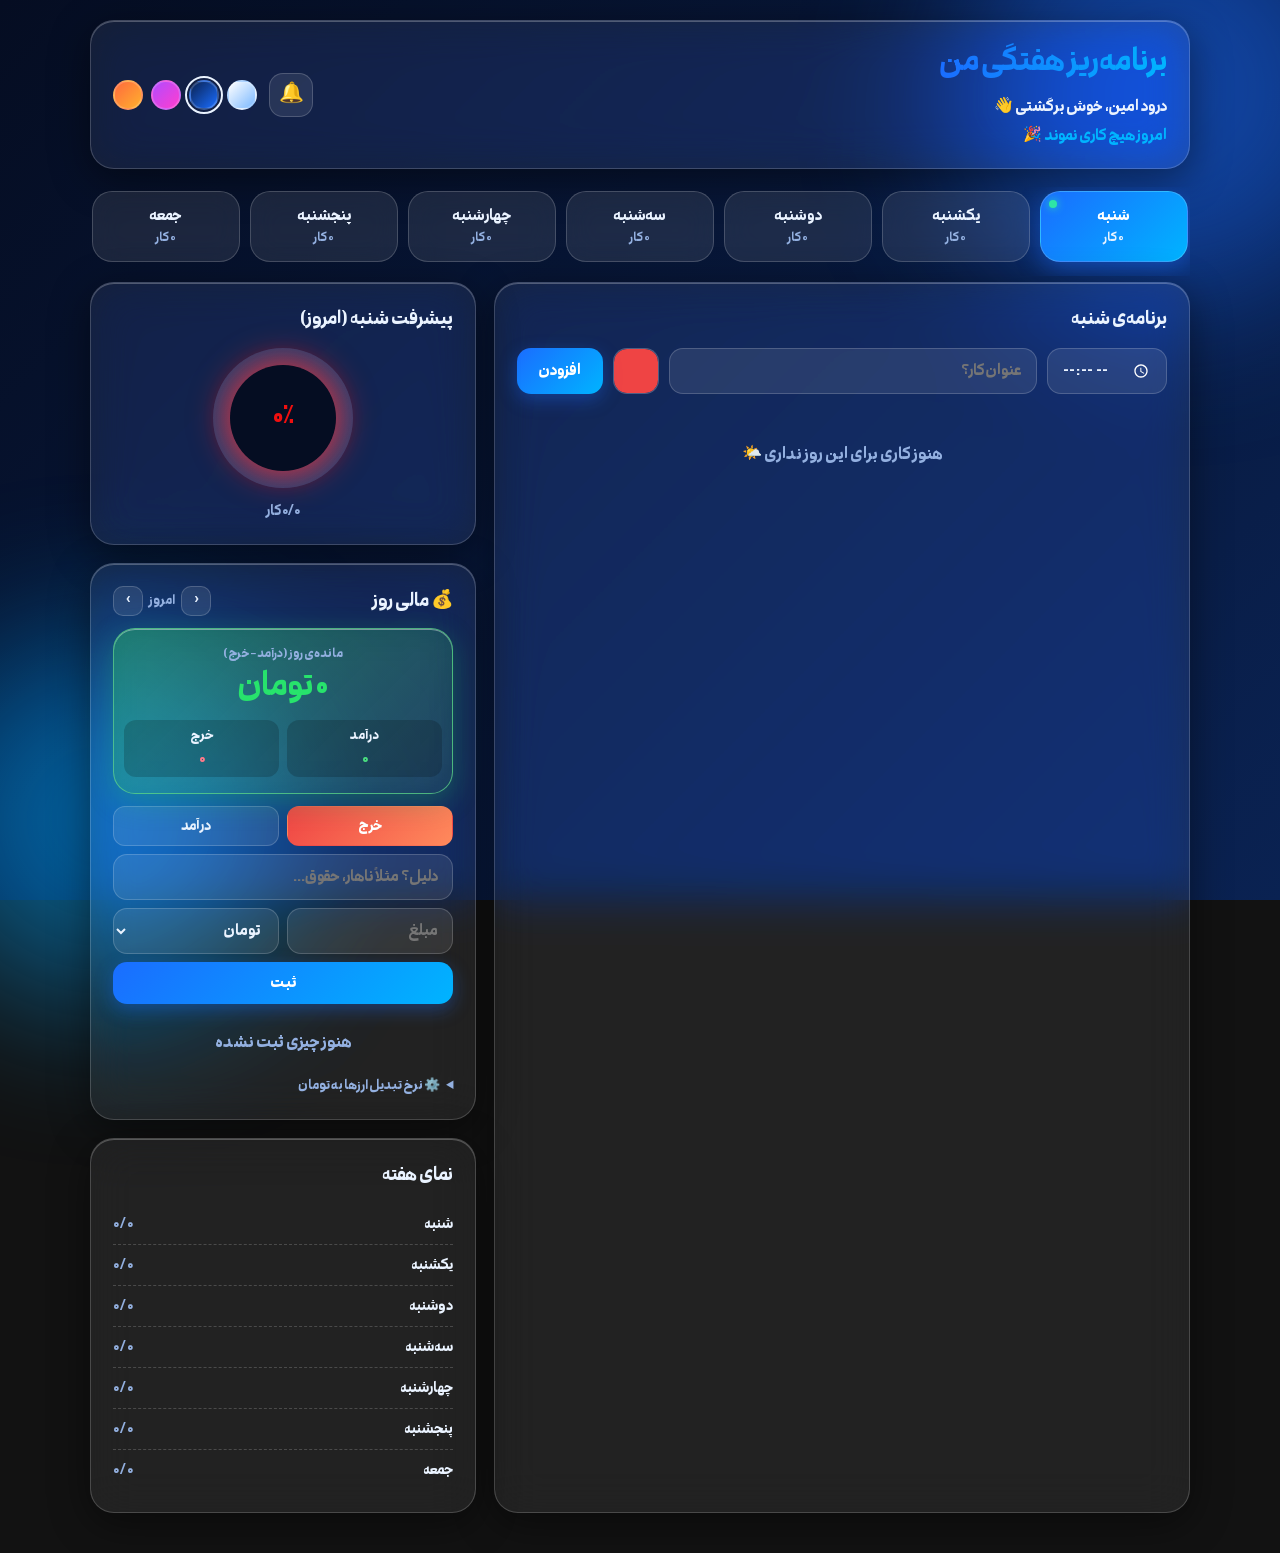
<file: index.html>
<!DOCTYPE html>
<html lang="fa" dir="rtl" data-theme="dark">
<head>
<meta charset="utf-8">
<link rel="manifest" href="manifest.json">
<meta name="theme-color" content="#050d22">
<meta name="mobile-web-app-capable" content="yes">
<meta name="viewport" content="width=device-width, initial-scale=1, viewport-fit=cover">
<title>برنامه‌ریز شخصی</title>
<link rel="stylesheet" href="style.css">
</head>
<body>
<div class="blob b1"></div><div class="blob b2"></div>
<div class="wrap">
  <header class="glass">
    <div><h1>برنامه‌ریز هفتگی من</h1><div class="sub" id="sub"></div></div>
    <div class="hr"><button class="icon-btn" id="bell" title="هشدار">🔔</button><div id="themes"></div></div>
  </header>

  <div id="home">
    <div class="days" id="days"></div>
    <div class="grid">
      <section class="glass panel">
        <h2 id="dayTitle"></h2>
        <form id="f">
          <input type="time" name="time" required>
          <input type="text" name="t" placeholder="عنوان کار؟" maxlength="120" required>
          <input type="color" name="c" title="رنگ کار">
          <button class="btn">افزودن</button>
        </form>
        <div id="list"></div>
      </section>
      <aside class="side">
        <div class="glass panel">
          <h2 id="ptitle">پیشرفت امروز</h2>
          <div class="ring" id="ring" style="--p:0"><span id="pct">۰٪</span></div>
          <div class="rsub" id="rsub">۰/۰ کار</div>
        </div>
        <div class="glass panel" id="money">
          <div class="mh"><h2>💰 مالی روز</h2><div class="mnav"><button id="mprev" type="button">›</button><span id="mdate"></span><button id="mnext" type="button">‹</button></div></div>
          <div class="mbig" id="mbig"><small>مانده‌ی روز (درآمد − خرج)</small><div class="n" id="mnet">۰ تومان</div>
            <div class="msub"><div>درآمد<b class="gi" id="minc">۰</b></div><div>خرج<b class="ex" id="mexp">۰</b></div></div></div>
          <form id="mf" autocomplete="off">
            <div class="mtype" id="mt"><button type="button" class="mt e on" data-k="e">خرج</button><button type="button" class="mt i" data-k="i">درآمد</button></div>
            <input name="r" placeholder="دلیل؟ مثلاً ناهار، حقوق..." maxlength="80" required>
            <input name="a" inputmode="decimal" placeholder="مبلغ" required>
            <select name="c" id="mc"></select>
            <button class="btn">ثبت</button>
          </form>
          <div class="mcur" id="mcur"></div>
          <div id="mlist"></div>
          <details class="rates"><summary>⚙️ نرخ تبدیل ارزها به تومان</summary><div id="rates"></div></details>
        </div>
        <div class="glass panel">
          <h2>نمای هفته</h2>
          <div id="week"></div>
        </div>
      </aside>
    </div>
  </div>

  <div id="detail" class="glass panel">
    <div class="dhead"><button class="btn ghost" id="back">→ بازگشت</button><span class="sub" id="dday" style="margin:0"></span></div>
    <div class="dgrid">
      <div><label>عنوان</label><input id="dt" maxlength="120"></div>
      <div class="r2">
        <div><label>ساعت</label><input type="time" id="dtime"></div>
        <div></div>
        <div><label>رنگ</label><input type="color" id="dc"></div>
      </div>
      <div><label>توضیحات</label><textarea id="dd" placeholder="جزئیات این کار رو اینجا بنویس..."></textarea></div>
      <div class="dbtns"><button class="btn ghost" id="dal"></button><button class="btn ghost" id="dphone">📱 ساخت آلارم در ساعت گوشی</button></div>
      <div class="dbtns"><button class="btn" id="ddone"></button><button class="btn red" id="ddel">حذف کار</button></div>
    </div>
  </div>
</div>

<div id="alm"><div class="glass panel"><div class="big">⏰</div><h2 id="alt" style="margin:12px 0 4px"></h2><p class="sub" style="margin:0 0 16px">وقتشه!</p><div class="dbtns"><button class="btn" id="astop">خاموش</button><button class="btn ghost" id="asn">۵ دقیقه دیگه</button></div></div></div>
<script src="app.js"></script>
</body>
</html>
</file>
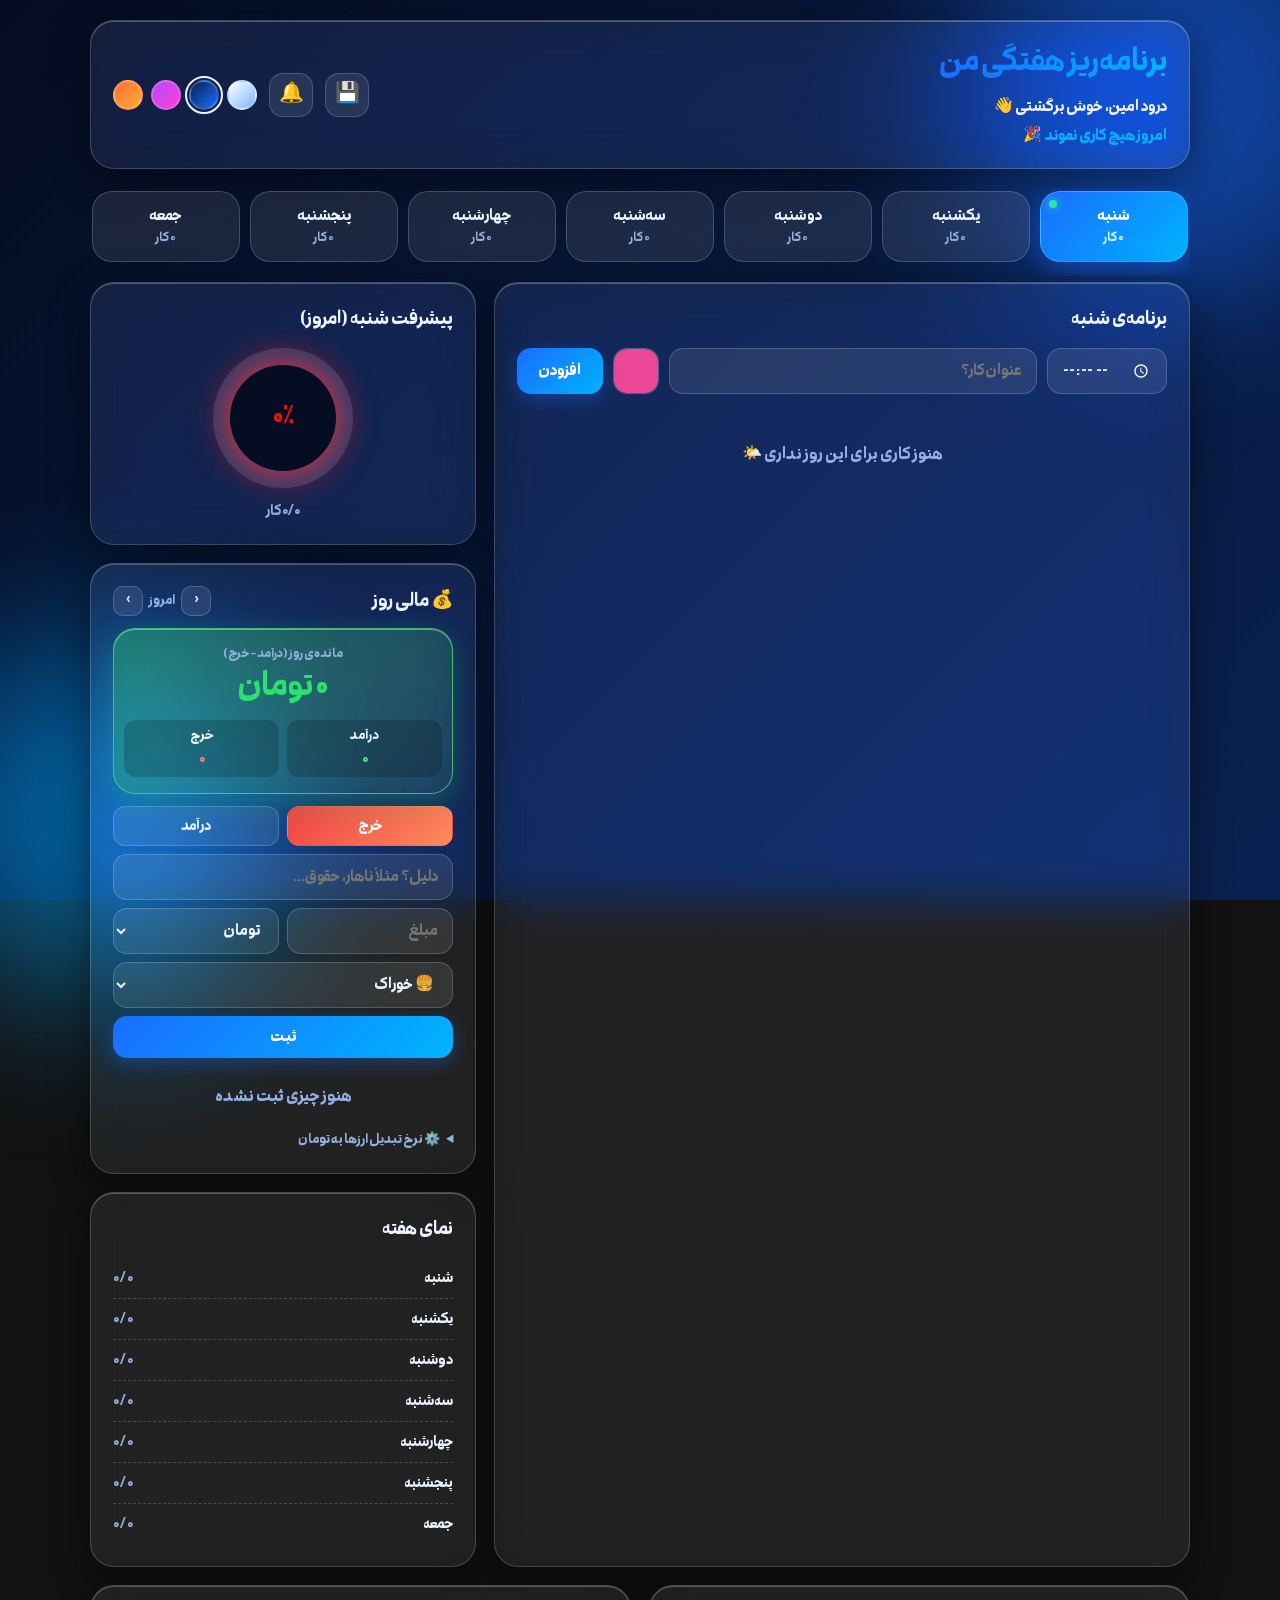
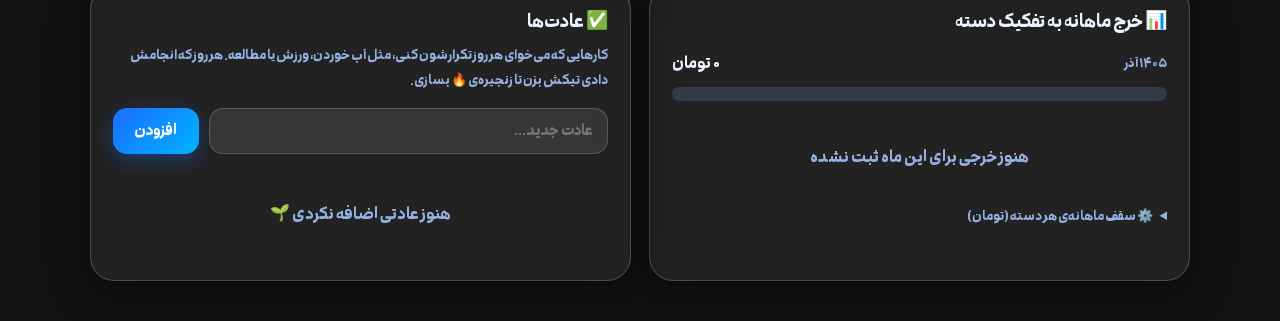
<file: planner.html>
<!DOCTYPE html>
<html lang="fa" dir="rtl" data-theme="dark">
<head>
<meta charset="utf-8">
<link rel="manifest" href="manifest.json">
<meta name="theme-color" content="#050d22">
<meta name="mobile-web-app-capable" content="yes">
<meta name="viewport" content="width=device-width, initial-scale=1, viewport-fit=cover">
<title>برنامه‌ریز شخصی</title>
<style>
@font-face{font-family:'MCA';src:url([data-uri]) format('truetype');font-weight:100 900;font-display:swap}
:root{color-scheme:light;box-sizing:border-box;padding-top:env(safe-area-inset-top,0px);padding-bottom:env(safe-area-inset-bottom,0px);
--bg1:#eaf3ff;--bg2:#cfe3ff;--blob1:#4f9cff;--blob2:#8cc4ff;--text:#0b2a5b;--muted:#5a76a3;--accent:#1a6dff;--accent2:#00b4ff;
--glass:rgba(255,255,255,.55);--glass-b:rgba(255,255,255,.85);--shadow:0 10px 40px rgba(26,109,255,.18);--chip:rgba(255,255,255,.6)}
:root[data-theme="dark"]{color-scheme:dark;--bg1:#050d22;--bg2:#0a2252;--blob1:#1a6dff;--blob2:#00a6ff;--text:#eaf3ff;--muted:#93b0e0;--glass:rgba(255,255,255,.07);--glass-b:rgba(255,255,255,.18);--shadow:0 10px 40px rgba(0,0,0,.45);--chip:rgba(255,255,255,.09)}
:root[data-theme="neon"]{color-scheme:dark;--bg1:#0b0618;--bg2:#1f0a45;--blob1:#a22bff;--blob2:#ff2bd6;--text:#f6ecff;--muted:#bda2ee;--accent:#b24bff;--accent2:#ff3dcf;--glass:rgba(255,255,255,.06);--glass-b:rgba(205,140,255,.3);--shadow:0 10px 44px rgba(160,50,255,.38);--chip:rgba(255,255,255,.08)}
:root[data-theme="sunset"]{color-scheme:dark;--bg1:#1f0a1d;--bg2:#4d1431;--blob1:#ff6a3d;--blob2:#ff2d75;--text:#fff1ea;--muted:#f1b5a3;--accent:#ff6a3d;--accent2:#ffb02e;--glass:rgba(255,255,255,.07);--glass-b:rgba(255,190,150,.28);--shadow:0 10px 44px rgba(255,80,40,.32);--chip:rgba(255,255,255,.09)}
.side{display:flex;flex-direction:column;gap:18px}
.mh{display:flex;align-items:center;justify-content:space-between;margin-bottom:12px;gap:8px}.mh h2{margin:0!important}
.mnav{display:flex;align-items:center;gap:6px;font-size:13px;color:var(--muted)}
.mnav button{direction:ltr;unicode-bidi:isolate;width:30px;height:30px;border-radius:10px;border:1px solid var(--glass-b);background:var(--chip);color:var(--text);cursor:pointer;font-size:16px}
.mbig{--mc:#22c55e;text-align:center;padding:16px 10px;border-radius:22px;margin-bottom:12px;position:relative;overflow:hidden;
background:linear-gradient(135deg,color-mix(in srgb,var(--mc) 42%,transparent),color-mix(in srgb,var(--mc) 10%,transparent));
backdrop-filter:blur(18px) saturate(180%);-webkit-backdrop-filter:blur(18px) saturate(180%);border:1px solid color-mix(in srgb,var(--mc) 55%,white 20%);
box-shadow:0 8px 28px color-mix(in srgb,var(--mc) 32%,transparent),inset 0 1px 0 rgba(255,255,255,.4)}
.mbig small{display:block;color:var(--muted);font-size:12px}
.mbig .n{font-size:clamp(24px,6vw,32px);line-height:1.5;color:var(--mc);direction:rtl;filter:brightness(1.15)}
.msub{display:flex;gap:8px;margin-top:8px;font-size:13px}.msub div{flex:1;padding:6px;border-radius:12px;background:rgba(0,0,0,.18)}
.msub b{display:block;font-size:15px}.gi{color:#4ade80}.ex{color:#ff7a8a}
.mtype{grid-column:1/-1;display:flex;gap:8px}
.mt{flex:1;height:40px;border-radius:12px;border:1px solid var(--glass-b);background:var(--chip);color:var(--text);cursor:pointer;font-size:14px;transition:.2s}
.mt.on.e{background:linear-gradient(135deg,#ef4444,#ff8a5c);color:#fff;border-color:transparent}
.mt.on.i{background:linear-gradient(135deg,#16a34a,#4ade80);color:#fff;border-color:transparent}
#mf{display:grid;grid-template-columns:minmax(0,1fr) minmax(0,1fr);gap:8px;margin-bottom:12px}
#mf input[name=r],#mf .btn{grid-column:1/-1}#mf .btn{height:42px}
.mi{display:flex;align-items:center;gap:8px;padding:9px 12px;border-radius:14px;background:var(--chip);border:1px solid var(--glass-b);border-right:4px solid var(--ic,#999);margin-bottom:8px;font-size:14px}
.mi .r{flex:1;word-break:break-word}.mi .a{white-space:nowrap}
.mcur{font-size:12px;color:var(--muted);line-height:2;margin:4px 0 8px}
details.rates{margin-top:6px;font-size:13px;color:var(--muted)}details.rates summary{cursor:pointer}
.rr{display:flex;align-items:center;gap:8px;margin-top:8px}.rr span{white-space:nowrap;min-width:110px}.rr input{height:38px;font-size:14px}
.rsub{text-align:center;font-size:14px;color:var(--muted);margin-top:-2px}
#mf select[name=g]{grid-column:1/-1}
.grid.g2{grid-template-columns:1fr 1fr}
.bstack{display:flex;height:14px;border-radius:10px;overflow:hidden;background:rgba(120,160,220,.2);margin-bottom:14px}.bstack i{display:block;height:100%;transition:width .6s}
.br{margin-bottom:12px}.bt{display:flex;justify-content:space-between;font-size:14px;margin-bottom:5px;gap:8px}
.bbar{height:10px;border-radius:8px;background:rgba(120,160,220,.2);overflow:hidden}.bbar i{display:block;height:100%;border-radius:8px;transition:width .6s,background .6s}
.hb{padding:12px 14px;border-radius:18px;background:var(--chip);border:1px solid var(--glass-b);margin-bottom:10px}
.ht{display:flex;align-items:center;gap:8px;margin-bottom:10px}.hn{flex:1;font-size:15px;word-break:break-word}.hs{font-size:12px;color:var(--muted);white-space:nowrap}
.hd{display:flex;justify-content:space-between;gap:4px}
.hc{width:34px;height:34px;border-radius:50%;border:2px solid var(--glass-b);background:var(--chip);color:var(--muted);cursor:pointer;font-size:13px;transition:.2s}
.hc.on{background:linear-gradient(135deg,#16a34a,#4ade80);color:#fff;border-color:transparent;box-shadow:0 0 12px rgba(74,222,128,.55)}
.hc.td{outline:2px solid var(--accent);outline-offset:2px}.hc:disabled{opacity:.35;cursor:default}
@media(max-width:800px){.grid.g2{grid-template-columns:minmax(0,1fr)}}
header{flex-wrap:wrap}.hr{display:flex;align-items:center;gap:12px}
#themes{display:flex;gap:8px}.tdot{width:30px;height:30px;border-radius:50%;border:2px solid var(--glass-b);cursor:pointer;padding:0;transition:.2s}
.tdot:hover{transform:scale(1.12)}.tdot.on{outline:2px solid var(--text);outline-offset:2px}
#alm,#bkm{display:none;position:fixed;inset:0;z-index:100;align-items:center;justify-content:center;background:rgba(0,0,0,.6);backdrop-filter:blur(8px);-webkit-backdrop-filter:blur(8px);padding:20px;text-align:center}
#alm .panel,#bkm .panel{max-width:360px;width:100%}#bkm{text-align:right}#bkm .panel{max-width:460px}#alm .big{font-size:56px;display:inline-block;animation:shk .6s infinite}
@keyframes shk{25%{transform:rotate(-14deg)}75%{transform:rotate(14deg)}}
@media(max-width:800px){.tdot{width:26px;height:26px}.hr{gap:8px}.icon-btn{width:40px;height:40px}}
html{scroll-padding-top:env(safe-area-inset-top,0px)}
*{box-sizing:border-box;margin:0;font-family:'MCA',Tahoma,'Segoe UI',sans-serif;-webkit-tap-highlight-color:transparent}
body{min-height:100vh;color:var(--text);background:linear-gradient(135deg,var(--bg1),var(--bg2));background-attachment:fixed;overflow-x:hidden;padding:20px 16px 40px;transition:background .4s}
.blob{position:fixed;border-radius:50%;filter:blur(80px);opacity:.5;z-index:-1;animation:fl 14s ease-in-out infinite alternate}
.b1{width:420px;height:420px;background:var(--blob1);top:-120px;right:-100px}
.b2{width:360px;height:360px;background:var(--blob2);bottom:-100px;left:-80px;animation-delay:-6s}
@keyframes fl{to{transform:translate(40px,50px) scale(1.15)}}
.wrap{max-width:1100px;margin:auto}
.glass{background:var(--glass);backdrop-filter:blur(22px) saturate(160%);-webkit-backdrop-filter:blur(22px) saturate(160%);border:1px solid var(--glass-b);border-radius:24px;box-shadow:var(--shadow),inset 0 1px 0 rgba(255,255,255,.25)}
header{display:flex;align-items:center;justify-content:space-between;gap:12px;padding:18px 22px;margin-bottom:18px}
h1{font-size:clamp(20px,4vw,30px);background:linear-gradient(90deg,var(--accent),var(--accent2));-webkit-background-clip:text;background-clip:text;color:transparent}
.sub{color:var(--muted);font-size:13px;margin-top:6px;transition:opacity .6s,transform .6s}
.sub.hide{opacity:0;transform:translateY(-6px)}
.sub.hello{color:var(--text);font-size:15px;line-height:1.9}
.sub.hello em{font-style:normal;color:var(--accent2)}
.icon-btn{width:44px;height:44px;border-radius:14px;border:1px solid var(--glass-b);background:var(--chip);color:var(--text);font-size:20px;cursor:pointer;transition:.2s}
.icon-btn:hover{transform:translateY(-2px)}
.days{display:flex;gap:10px;overflow-x:auto;padding:4px 2px 14px;scrollbar-width:none;margin-bottom:6px;width:100%;max-width:100%;min-width:0;-webkit-overflow-scrolling:touch;overscroll-behavior-x:contain;touch-action:pan-x pan-y;cursor:grab}
#home{min-width:0;width:100%}.grid>*{min-width:0}
.days::-webkit-scrollbar{display:none}
.day{flex:1 0 96px;padding:12px 8px;text-align:center;cursor:pointer;border-radius:20px;border:1px solid var(--glass-b);background:var(--chip);backdrop-filter:blur(14px);-webkit-backdrop-filter:blur(14px);color:var(--text);transition:.25s;position:relative}
.day:hover{transform:translateY(-3px)}
.day b{display:block;font-size:15px}.day small{color:var(--muted);font-size:12px}
.day.active{background:linear-gradient(135deg,var(--accent),var(--accent2));color:#fff;box-shadow:0 8px 24px color-mix(in srgb,var(--accent) 45%,transparent)}
.day.active small{color:#e6f2ff}
.day.today::after{content:'';position:absolute;top:8px;left:8px;width:8px;height:8px;border-radius:50%;background:#2ee6a6;box-shadow:0 0 8px #2ee6a6}
.grid{display:grid;grid-template-columns:1.8fr 1fr;gap:18px}
.panel{padding:22px}
.panel h2{font-size:18px;margin-bottom:14px}
form{display:grid;grid-template-columns:120px 1fr 46px auto;gap:10px;margin-bottom:18px}
input,select,textarea{height:46px;border-radius:14px;border:1px solid var(--glass-b);background:var(--chip);color:var(--text);padding:0 14px;font-size:15px;outline:none;min-width:0;width:100%}
textarea{height:auto;min-height:160px;padding:12px 14px;resize:vertical;line-height:2}
input:focus,textarea:focus{border-color:var(--accent);box-shadow:0 0 0 3px rgba(26,109,255,.25)}
input[type=color]{padding:0;width:46px;cursor:pointer;overflow:hidden;border-radius:14px}
input[type=color]::-webkit-color-swatch-wrapper{padding:0}
input[type=color]::-webkit-color-swatch{border:0;border-radius:13px}
input[type=color]::-moz-color-swatch{border:0;border-radius:13px}
.btn{height:46px;padding:0 22px;border:0;border-radius:14px;background:linear-gradient(135deg,var(--accent),var(--accent2));color:#fff;font-size:15px;cursor:pointer;box-shadow:0 6px 18px rgba(26,109,255,.35);transition:.2s}
.btn:hover{transform:translateY(-2px)}
.btn.ghost{background:var(--chip);color:var(--text);border:1px solid var(--glass-b);box-shadow:none}
.btn.red{background:linear-gradient(135deg,#ff4d6a,#ff8a5c)}
.task{--c:#1a6dff;position:relative;display:flex;align-items:center;gap:12px;padding:14px 16px;border-radius:20px;margin-bottom:12px;cursor:pointer;overflow:hidden;
background:linear-gradient(135deg,color-mix(in srgb,var(--c) 55%,transparent),color-mix(in srgb,var(--c) 14%,transparent));
backdrop-filter:blur(18px) saturate(180%);-webkit-backdrop-filter:blur(18px) saturate(180%);
border:1px solid color-mix(in srgb,var(--c) 60%,white 25%);
box-shadow:0 8px 28px color-mix(in srgb,var(--c) 38%,transparent),inset 0 1px 0 rgba(255,255,255,.45),inset 0 -12px 24px color-mix(in srgb,var(--c) 20%,transparent);
animation:in .3s;transition:transform .2s}
.task::before{content:'';position:absolute;inset:0 0 50% 0;background:linear-gradient(180deg,rgba(255,255,255,.22),transparent);pointer-events:none}
.task:hover{transform:translateY(-3px) scale(1.01)}
@keyframes in{from{opacity:0;transform:translateY(8px)}}
.time{font-size:15px;font-weight:700;color:#fff;background:rgba(0,0,0,.28);padding:6px 12px;border-radius:12px;white-space:nowrap;position:relative;direction:ltr;letter-spacing:.5px}
.task .t{flex:1;word-break:break-word;position:relative;font-size:16px;color:#fff;text-shadow:0 1px 6px rgba(0,0,0,.35)}
:root[data-theme="light"] .task .t,:root[data-theme="light"] .task .time{text-shadow:0 1px 6px rgba(0,0,0,.35)}
.task.done{opacity:.55}.task.done .t{text-decoration:line-through}
.chk{width:26px;height:26px;border-radius:9px;border:2px solid #fff;background:rgba(255,255,255,.15);cursor:pointer;color:#fff;font-size:14px;flex:none;position:relative}
.done .chk{background:#fff;color:#111}
.note{position:relative;font-size:15px}
.del{background:none;border:0;color:#fff;font-size:18px;cursor:pointer;position:relative;opacity:.85}
.empty{text-align:center;color:var(--muted);padding:30px 0}
.ring{--rc:#ef4444;width:140px;height:140px;margin:6px auto 14px;border-radius:50%;display:grid;place-items:center;background:conic-gradient(var(--rc) calc(var(--p)*1%),rgba(120,160,220,.22) 0);filter:drop-shadow(0 0 14px var(--rc))}
.ring span{width:106px;height:106px;border-radius:50%;display:grid;place-items:center;font-size:26px;background:var(--bg1);color:var(--rc)}
.week{display:flex;justify-content:space-between;padding:9px 0;border-bottom:1px dashed var(--glass-b);font-size:14px}
.week:last-child{border:0}.week i{font-style:normal;color:var(--muted)}
#detail{display:none;max-width:720px;margin:auto}
.dgrid{display:grid;gap:14px}
.dgrid .r2{display:grid;grid-template-columns:minmax(0,1fr) 60px;gap:10px}.dgrid .r2>div:nth-child(2){display:none}
.dbtns{display:flex;gap:10px;flex-wrap:wrap}.dbtns .btn{flex:1;min-width:120px}
.dhead{display:flex;align-items:center;justify-content:space-between;margin-bottom:16px;gap:10px}
label{font-size:13px;color:var(--muted);display:block;margin-bottom:6px}
@media(max-width:800px){.grid{grid-template-columns:minmax(0,1fr)}form{grid-template-columns:minmax(0,1fr) 46px;grid-template-areas:"tm c" "t t" "b b"}form input[name=time]{grid-area:tm}form input[name=t]{grid-area:t}form input[name=c]{grid-area:c}form .btn{grid-area:b}.panel{padding:16px}header{padding:14px 16px}.day{flex:0 0 84px}}
</style>
</head>
<body>
<div class="blob b1"></div><div class="blob b2"></div>
<div class="wrap">
  <header class="glass">
    <div><h1>برنامه‌ریز هفتگی من</h1><div class="sub" id="sub"></div></div>
    <div class="hr"><button class="icon-btn" id="bk" title="پشتیبان‌گیری">💾</button><button class="icon-btn" id="bell" title="هشدار">🔔</button><div id="themes"></div></div>
  </header>

  <div id="home">
    <div class="days" id="days"></div>
    <div class="grid">
      <section class="glass panel">
        <h2 id="dayTitle"></h2>
        <form id="f">
          <input type="time" name="time" required>
          <input type="text" name="t" placeholder="عنوان کار؟" maxlength="120" required>
          <input type="color" name="c" title="رنگ کار">
          <button class="btn">افزودن</button>
        </form>
        <div id="list"></div>
      </section>
      <aside class="side">
        <div class="glass panel">
          <h2 id="ptitle">پیشرفت امروز</h2>
          <div class="ring" id="ring" style="--p:0"><span id="pct">۰٪</span></div>
          <div class="rsub" id="rsub">۰/۰ کار</div>
        </div>
        <div class="glass panel" id="money">
          <div class="mh"><h2>💰 مالی روز</h2><div class="mnav"><button id="mprev" type="button">›</button><span id="mdate"></span><button id="mnext" type="button">‹</button></div></div>
          <div class="mbig" id="mbig"><small>مانده‌ی روز (درآمد − خرج)</small><div class="n" id="mnet">۰ تومان</div>
            <div class="msub"><div>درآمد<b class="gi" id="minc">۰</b></div><div>خرج<b class="ex" id="mexp">۰</b></div></div></div>
          <form id="mf" autocomplete="off">
            <div class="mtype" id="mt"><button type="button" class="mt e on" data-k="e">خرج</button><button type="button" class="mt i" data-k="i">درآمد</button></div>
            <input name="r" placeholder="دلیل؟ مثلاً ناهار، حقوق..." maxlength="80" required>
            <input name="a" inputmode="decimal" placeholder="مبلغ" required>
            <select name="c" id="mc"></select>
            <select name="g" id="mg"></select>
            <button class="btn">ثبت</button>
          </form>
          <div class="mcur" id="mcur"></div>
          <div id="mlist"></div>
          <details class="rates"><summary>⚙️ نرخ تبدیل ارزها به تومان</summary><div id="rates"></div></details>
        </div>
        <div class="glass panel">
          <h2>نمای هفته</h2>
          <div id="week"></div>
        </div>
      </aside>
    </div>
    <div class="grid g2" style="margin-top:18px">
      <section class="glass panel">
        <h2>📊 خرج ماهانه به تفکیک دسته</h2>
        <div class="mh" style="margin-bottom:10px"><span class="sub" id="bmonth" style="margin:0"></span><b id="btot"></b></div>
        <div class="bstack" id="bstack"></div><div id="brows"></div>
        <details class="rates"><summary>⚙️ سقف ماهانه‌ی هر دسته (تومان)</summary><div id="bset"></div></details>
        <p class="sub" id="bnote" style="margin-top:10px"></p>
      </section>
      <section class="glass panel">
        <h2>✅ عادت‌ها</h2>
        <p class="sub" style="margin:-6px 0 14px;line-height:1.9">کارهایی که می‌خوای هر روز تکرارشون کنی، مثل آب خوردن، ورزش یا مطالعه. هر روز که انجامش دادی تیکش بزن تا زنجیره‌ی 🔥 بسازی.</p>
        <form id="hf" style="grid-template-columns:minmax(0,1fr) auto;grid-template-areas:none"><input name="n" placeholder="عادت جدید..." maxlength="40" required><button class="btn">افزودن</button></form>
        <div id="hlist"></div>
      </section>
    </div>
  </div>

  <div id="detail" class="glass panel">
    <div class="dhead"><button class="btn ghost" id="back">→ بازگشت</button><span class="sub" id="dday" style="margin:0"></span></div>
    <div class="dgrid">
      <div><label>عنوان</label><input id="dt" maxlength="120"></div>
      <div class="r2">
        <div><label>ساعت</label><input type="time" id="dtime"></div>
        <div></div>
        <div><label>رنگ</label><input type="color" id="dc"></div>
      </div>
      <div><label>توضیحات</label><textarea id="dd" placeholder="جزئیات این کار رو اینجا بنویس..."></textarea></div>
      <div class="dbtns"><button class="btn ghost" id="dal"></button><button class="btn ghost" id="dphone">📱 ساخت آلارم در ساعت گوشی</button></div>
      <div class="dbtns"><button class="btn" id="ddone"></button><button class="btn red" id="ddel">حذف کار</button></div>
    </div>
  </div>
</div>

<div id="bkm"><div class="glass panel"><h2>💾 پشتیبان‌گیری</h2><p class="sub" style="margin:6px 0 12px;line-height:1.9">همه‌ی کارها، مالی و عادت‌هات تو این متن هست. فایل رو ذخیره کن یا متن رو کپی کن. برای بازیابی، فایل یا متن رو بذار و «بازیابی» بزن (اطلاعات فعلی جایگزین میشه).</p>
<textarea id="bkt" spellcheck="false" style="direction:ltr;font-size:11px;min-height:120px"></textarea>
<div class="dbtns" style="margin-top:12px"><button class="btn" id="bkd">⬇️ دانلود فایل</button><button class="btn ghost" id="bkc">📋 کپی</button></div>
<div class="dbtns" style="margin-top:10px"><label class="btn ghost" style="display:flex;align-items:center;justify-content:center;margin:0;color:var(--text)">📂 انتخاب فایل<input type="file" id="bkf" accept=".json,application/json" hidden></label><button class="btn red" id="bkr">♻️ بازیابی</button></div>
<button class="btn ghost" id="bkx" style="width:100%;margin-top:10px">بستن</button></div></div>
<div id="alm"><div class="glass panel"><div class="big">⏰</div><h2 id="alt" style="margin:12px 0 4px"></h2><p class="sub" style="margin:0 0 16px">وقتشه!</p><div class="dbtns"><button class="btn" id="astop">خاموش</button><button class="btn ghost" id="asn">۵ دقیقه دیگه</button></div></div></div>
<script>
const D=['شنبه','یکشنبه','دوشنبه','سه‌شنبه','چهارشنبه','پنجشنبه','جمعه'];
const PAL=['#1a6dff','#00b4d8','#8b5cf6','#ec4899','#f97316','#10b981','#eab308','#ef4444'];
const fa=n=>typeof n==='string'?n.replace(/\d/g,d=>'۰۱۲۳۴۵۶۷۸۹'[d]):Number(n).toLocaleString('fa-IR');
const $=id=>document.getElementById(id);
const todayI=(new Date().getDay()+1)%7;let sel=todayI,data={};
try{data=JSON.parse(localStorage.getItem('plan')||'{}')}catch(e){}
const save=()=>{try{localStorage.setItem('plan',JSON.stringify(data))}catch(e){}};
// theme (default: night)
let th='dark';try{th=localStorage.getItem('theme')||'dark'}catch(e){}
const TH=[['light','روز','linear-gradient(135deg,#fff,#7ab8ff)'],['dark','شب','linear-gradient(135deg,#0a2252,#1a6dff)'],['neon','نئون','linear-gradient(135deg,#b24bff,#ff3dcf)'],['sunset','غروب','linear-gradient(135deg,#ff6a3d,#ffb02e)']];
const TC={light:'#eaf3ff',dark:'#050d22',neon:'#0b0618',sunset:'#1f0a1d'};
function mark(t){document.querySelectorAll('.tdot').forEach(b=>b.classList.toggle('on',b.dataset.t===t));const m=document.querySelector('meta[name=theme-color]');m&&m.setAttribute('content',TC[t])}
function setTh(t){th=t;document.documentElement.dataset.theme=t;mark(t);try{localStorage.setItem('theme',t)}catch(e){}}
$('themes').innerHTML=TH.map(x=>`<button class="tdot" data-t="${x[0]}" title="${x[1]}" style="background:${x[2]}"></button>`).join('');
$('themes').onclick=e=>{const b=e.target.closest('.tdot');if(b)setTh(b.dataset.t)};
if(!TC[th])th='dark';setTh(th);
// greeting
const dateTxt=new Date().toLocaleDateString('fa-IR',{weekday:'long',year:'numeric',month:'long',day:'numeric'});
const left=(data[todayI]||[]).filter(t=>!t.done).length;
const sub=$('sub');sub.className='sub hello';
sub.innerHTML='درود امین، خوش برگشتی 👋<br><em></em>';
sub.querySelector('em').textContent=left?`بیا که کلی کار مونده! (${fa(left)} کار)`:'امروز هیچ کاری نموند 🎉';
setTimeout(()=>{sub.classList.add('hide');setTimeout(()=>{sub.className='sub hide';sub.textContent=dateTxt;requestAnimationFrame(()=>sub.classList.remove('hide'))},650)},20000);
// helpers
const find=id=>{for(const d in data){const t=(data[d]||[]).find(x=>x.id==id);if(t)return{t,d:+d}}return null};
const rc=p=>`hsl(${Math.round(p*1.2)} 88% 50%)`;
let shown=0,raf;
function paint(v){const r=$('ring');r.style.setProperty('--p',v);r.style.setProperty('--rc',rc(v));$('pct').textContent=fa(Math.round(v))+'٪'}
function animRing(to){cancelAnimationFrame(raf);const from=shown,t0=performance.now(),dur=1400;
  const step=n=>{const k=Math.min(1,(n-t0)/dur),e=1-Math.pow(1-k,3);shown=from+(to-from)*e;paint(shown);if(k<1)raf=requestAnimationFrame(step);else shown=to};
  raf=requestAnimationFrame(step)}
function render(){
  const tasks=(data[sel]||[]).slice().sort((a,b)=>a.time.localeCompare(b.time));
  $('days').innerHTML=D.map((d,i)=>`<button class="day ${i==sel?'active':''} ${i==todayI?'today':''}" data-i="${i}"><b>${d}</b><small>${fa((data[i]||[]).length)} کار</small></button>`).join('');
  $('dayTitle').textContent='برنامه‌ی '+D[sel];
  const L=$('list');L.innerHTML='';
  if(!tasks.length)L.innerHTML='<div class="empty">هنوز کاری برای این روز نداری 🌤️</div>';
  tasks.forEach(t=>{
    const el=document.createElement('div');el.className='task'+(t.done?' done':'');el.style.setProperty('--c',t.c||PAL[0]);el.dataset.o=t.id;
    el.innerHTML='<button class="chk" data-c="1"></button><span class="time"></span><span class="t"></span><span class="note"></span><button class="del" data-d="1">✕</button>';
    el.querySelector('.chk').textContent=t.done?'✓':'';
    el.querySelector('.time').textContent=fa(t.time);
    el.querySelector('.t').textContent=t.t;
    el.querySelector('.note').textContent=t.d?'📝':'';
    L.appendChild(el);
  });
  const done=tasks.filter(t=>t.done).length,p=tasks.length?Math.round(done/tasks.length*100):0;
  animRing(p);$('ptitle').textContent='پیشرفت '+D[sel]+(sel===todayI?' (امروز)':'');$('rsub').textContent=fa(done)+'/'+fa(tasks.length)+' کار';
  $('week').innerHTML=D.map((d,i)=>{const l=data[i]||[];return `<div class="week"><span>${d}</span><i>${fa(l.filter(t=>t.done).length)} / ${fa(l.length)}</i></div>`}).join('');
}
$('days').onclick=e=>{const b=e.target.closest('.day');if(b){sel=+b.dataset.i;render()}};
(()=>{const d=$('days');let down=false,sx=0,sl=0,moved=false;
  d.addEventListener('pointerdown',e=>{if(e.pointerType!=='mouse')return;down=true;moved=false;sx=e.clientX;sl=d.scrollLeft});
  window.addEventListener('pointermove',e=>{if(!down)return;const dx=e.clientX-sx;if(Math.abs(dx)>4)moved=true;d.scrollLeft=sl-dx});
  window.addEventListener('pointerup',()=>{down=false});
  d.addEventListener('click',e=>{if(moved){e.stopPropagation();e.preventDefault();moved=false}},true);
  d.addEventListener('wheel',e=>{if(Math.abs(e.deltaY)>Math.abs(e.deltaX)){d.scrollLeft-=e.deltaY;e.preventDefault()}},{passive:false});
})();
$('f').onsubmit=e=>{e.preventDefault();const f=e.target;(data[sel]=data[sel]||[]).push({id:Date.now(),time:f.time.value,t:f.t.value.trim(),c:f.c.value,d:'',done:false});save();f.t.value='';f.time.value='';f.c.value=PAL[Math.floor(Math.random()*PAL.length)];render()};
$('f').c.value=PAL[Math.floor(Math.random()*PAL.length)];
$('list').onclick=e=>{const el=e.target.closest('.task');if(!el)return;const id=el.dataset.o;
  if(e.target.closest('[data-c]')){const x=find(id);x.t.done=!x.t.done;save();render()}
  else if(e.target.closest('[data-d]')){data[sel]=data[sel].filter(x=>x.id!=id);save();render()}
  else location.hash='t-'+id};
// detail page (#t-ID)
let cur=null;
function route(){
  const m=location.hash.match(/^#t-(\d+)$/),x=m&&find(m[1]);
  if(!x){cur=null;$('detail').style.display='none';$('home').style.display='block';render();return}
  cur=x;$('home').style.display='none';$('detail').style.display='block';
  $('dday').textContent=D[x.d];$('dt').value=x.t.t;$('dtime').value=x.t.time;$('dc').value=x.t.c||PAL[0];$('dd').value=x.t.d||'';
  $('ddone').textContent=x.t.done?'↩ برگردوندن به انجام‌نشده':'✓ انجام شد';
  alLbl();window.scrollTo(0,0);
}
const upd=(k,v)=>{if(cur){cur.t[k]=v;save()}};
$('dt').oninput=e=>upd('t',e.target.value);
$('dtime').oninput=e=>upd('time',e.target.value);
$('dc').oninput=e=>upd('c',e.target.value);
$('dd').oninput=e=>upd('d',e.target.value);
$('ddone').onclick=()=>{if(cur){cur.t.done=!cur.t.done;save();route()}};
$('ddel').onclick=()=>{if(cur){data[cur.d]=data[cur.d].filter(x=>x!==cur.t);save();location.hash=''}};
$('back').onclick=()=>{if(cur)sel=cur.d;location.hash=''};
window.addEventListener('hashchange',route);
// money
const CAT=[['food','🍔 خوراک','#f97316'],['trans','🚗 حمل‌ونقل','#3b82f6'],['home','🏠 خانه و قبوض','#a855f7'],['fun','🎮 تفریح','#ec4899'],['shop','🛍️ خرید','#eab308'],['health','💊 سلامت','#10b981'],['edu','📚 آموزش','#06b6d4'],['other','📦 سایر','#94a3b8']];
const CATN=Object.fromEntries(CAT.map(c=>[c[0],c[1]]));
const CUR=[['IRT','تومان'],['USD','دلار'],['USDT','تتر'],['CNY','یوان'],['IQD','دینار عراق'],['RUB','روبل'],['QAR','ریال قطر'],['AED','درهم امارات'],['TRY','لیر ترکیه']];
const CN=Object.fromEntries(CUR);
let M={e:{},r:{}};try{M=JSON.parse(localStorage.getItem('money'))||M}catch(e){}
M.e=M.e||{};M.r=M.r||{};M.g=M.g||{};
const saveM=()=>{try{localStorage.setItem('money',JSON.stringify(M))}catch(e){}};
let mOff=0,mType='e';
const dkey=o=>{const d=new Date();d.setDate(d.getDate()+o);return d.getFullYear()+'-'+String(d.getMonth()+1).padStart(2,'0')+'-'+String(d.getDate()).padStart(2,'0')};
const nf=n=>Number(n).toLocaleString('fa-IR',{maximumFractionDigits:2});
const en=v=>parseFloat(String(v).replace(/[۰-۹]/g,d=>'۰۱۲۳۴۵۶۷۸۹'.indexOf(d)).replace(/[,٬]/g,'').replace('٫','.'))||0;
function renderM(){
  const L=M.e[dkey(mOff)]||[];
  $('mdate').textContent=mOff===0?'امروز':new Date(Date.now()+mOff*864e5).toLocaleDateString('fa-IR',{weekday:'long',month:'long',day:'numeric'});
  let inc=0,exp=0;const miss={},cur={};
  L.forEach(x=>{const rt=x.c==='IRT'?1:(+M.r[x.c]||0);(cur[x.c]=cur[x.c]||{i:0,e:0})[x.k]+=x.a;
    if(rt){if(x.k==='i')inc+=x.a*rt;else exp+=x.a*rt}else miss[x.c]=1});
  const net=inc-exp;
  $('mbig').style.setProperty('--mc',net>=0?'#22c55e':'#ef4444');
  $('mnet').textContent=(net>0?'+':'')+nf(net)+' تومان';$('minc').textContent=nf(inc);$('mexp').textContent=nf(exp);
  const parts=Object.keys(cur).filter(c=>c!=='IRT'||Object.keys(cur).length>1).map(c=>CN[c]+': '+nf(cur[c].i-cur[c].e));
  const mk=Object.keys(miss).map(c=>CN[c]);
  $('mcur').textContent=(parts.length?'به تفکیک ارز → '+parts.join(' | '):'')+(mk.length?(parts.length?'\n':'')+'⚠️ نرخ تبدیل '+mk.join('، ')+' رو بزن تا تو جمع بالا حساب بشه.':'');
  $('mcur').style.whiteSpace='pre-line';renderB();
  const ML=$('mlist');ML.innerHTML='';
  if(!L.length)ML.innerHTML='<div class="empty" style="padding:14px 0">هنوز چیزی ثبت نشده</div>';
  L.forEach(x=>{const el=document.createElement('div');el.className='mi';el.style.setProperty('--ic',x.k==='i'?'#22c55e':'#ef4444');
    el.innerHTML='<span class="r"></span><b class="a"></b><button class="del" data-id="'+x.id+'" style="color:var(--muted)">✕</button>';
    el.querySelector('.r').textContent=(x.g&&CATN[x.g]?CATN[x.g].split(' ')[0]+' ':'')+x.r;el.querySelector('.a').textContent=(x.k==='i'?'+':'−')+nf(x.a)+' '+CN[x.c];ML.appendChild(el)});
}
$('mg').innerHTML=CAT.map(c=>`<option value="${c[0]}">${c[1]}</option>`).join('');
$('mc').innerHTML=CUR.map(c=>`<option value="${c[0]}">${c[1]}</option>`).join('');
$('rates').innerHTML=CUR.slice(1).map(c=>`<div class="rr"><span>۱ ${c[1]} =</span><input data-c="${c[0]}" inputmode="decimal" placeholder="چند تومان؟" value="${M.r[c[0]]||''}"></div>`).join('');
$('rates').oninput=e=>{const i=e.target;if(!i.dataset.c)return;M.r[i.dataset.c]=en(i.value);saveM();renderM()};
$('mprev').onclick=()=>{mOff--;renderM()};$('mnext').onclick=()=>{mOff++;renderM()};
$('mt').onclick=e=>{const b=e.target.closest('.mt');if(!b)return;mType=b.dataset.k;$('mg').style.display=mType==='e'?'':'none';document.querySelectorAll('.mt').forEach(x=>x.classList.toggle('on',x===b))};
$('mf').onsubmit=e=>{e.preventDefault();const f=e.target,a=en(f.a.value);if(!(a>0))return;
  const k=dkey(mOff);(M.e[k]=M.e[k]||[]).push({id:Date.now(),k:mType,r:f.r.value.trim(),a,c:f.c.value,g:mType==='e'?f.g.value:''});saveM();f.r.value='';f.a.value='';renderM()};
$('mlist').onclick=e=>{const b=e.target.closest('[data-id]');if(!b)return;const k=dkey(mOff);M.e[k]=(M.e[k]||[]).filter(x=>x.id!=b.dataset.id);saveM();renderM()};
// budget by category (Persian-calendar months)
const PF=new Intl.DateTimeFormat('en-u-ca-persian-nu-latn',{year:'numeric',month:'numeric'});
function pm(d){const p=PF.formatToParts(d);return p.find(x=>x.type==='year').value+'-'+p.find(x=>x.type==='month').value}
function rateOf(c){return c==='IRT'?1:(+M.r[c]||0)}
function renderB(){
  const now=new Date(Date.now()+mOff*864e5),key=pm(now),sp={};let tot=0,miss=0;
  Object.keys(M.e).forEach(k=>{if(pm(new Date(+k.slice(0,4),+k.slice(5,7)-1,+k.slice(8,10),12))!==key)return;
    M.e[k].forEach(x=>{if(x.k!=='e')return;const rt=rateOf(x.c);if(!rt){miss++;return}const g=CATN[x.g]?x.g:'other';sp[g]=(sp[g]||0)+x.a*rt;tot+=x.a*rt})});
  $('bmonth').textContent=now.toLocaleDateString('fa-IR',{month:'long',year:'numeric'});
  $('btot').textContent=nf(tot)+' تومان';
  $('bstack').innerHTML=CAT.filter(c=>sp[c[0]]).map(c=>`<i style="width:${sp[c[0]]/tot*100}%;background:${c[2]}"></i>`).join('');
  const rows=CAT.filter(c=>sp[c[0]]||M.g[c[0]]);
  $('brows').innerHTML=rows.length?rows.map(c=>{const s=sp[c[0]]||0,b=+M.g[c[0]]||0,p=b?s/b*100:(tot?s/tot*100:0),col=b?`hsl(${Math.max(0,120-p*1.2)} 85% 50%)`:c[2];
    return `<div class="br"><div class="bt"><span>${c[1]}</span><b>${nf(s)}${b?' / '+nf(b):''}</b></div><div class="bbar"><i style="width:${Math.min(100,p)}%;background:${col}"></i></div>${b&&s>b?`<small class="ex">⚠️ ${nf(s-b)} بیشتر از سقف</small>`:''}</div>`}).join(''):'<div class="empty">هنوز خرجی برای این ماه ثبت نشده</div>';
  $('bnote').textContent=miss?'⚠️ '+nf(miss)+' خرج با ارزِ بدون نرخ تبدیل تو جمع حساب نشد (نرخ‌ها رو تو بخش مالی بزن).':'';
}
$('bset').innerHTML=CAT.map(c=>`<div class="rr"><span>${c[1]}</span><input data-g="${c[0]}" inputmode="decimal" placeholder="سقف (تومان)" value="${M.g[c[0]]||''}"></div>`).join('');
$('bset').oninput=e=>{const i=e.target;if(!i.dataset.g)return;M.g[i.dataset.g]=en(i.value);saveM();renderB()};
// habits
let H=[];try{H=JSON.parse(localStorage.getItem('habits'))||[]}catch(e){}
const saveH=()=>{try{localStorage.setItem('habits',JSON.stringify(H))}catch(e){}};
const dk=d=>d.getFullYear()+'-'+String(d.getMonth()+1).padStart(2,'0')+'-'+String(d.getDate()).padStart(2,'0');
function streak(h){let n=0;const d=new Date();if(!h.d[dk(d)])d.setDate(d.getDate()-1);while(h.d[dk(d)]){n++;d.setDate(d.getDate()-1)}return n}
function renderH(){
  const t=new Date(),wd=D.map((_,i)=>{const d=new Date(t);d.setDate(t.getDate()+i-todayI);return d}),L=$('hlist');L.innerHTML='';
  if(!H.length)L.innerHTML='<div class="empty">هنوز عادتی اضافه نکردی 🌱</div>';
  H.forEach(h=>{const el=document.createElement('div');el.className='hb';
    el.innerHTML='<div class="ht"><span class="hn"></span><span class="hs"></span><button class="del" data-x="'+h.id+'" style="color:var(--muted)">✕</button></div><div class="hd"></div>';
    el.querySelector('.hn').textContent=h.n;
    el.querySelector('.hs').textContent='🔥 '+fa(streak(h))+' روز | '+fa(wd.filter(d=>h.d[dk(d)]).length)+'/۷ این هفته';
    const hd=el.querySelector('.hd');
    wd.forEach((d,i)=>{const b=document.createElement('button');b.type='button';b.className='hc'+(h.d[dk(d)]?' on':'')+(i===todayI?' td':'');b.textContent=D[i][0];b.title=D[i];b.dataset.h=h.id;b.dataset.k=dk(d);b.disabled=i>todayI;hd.appendChild(b)});
    L.appendChild(el)})}
$('hf').onsubmit=e=>{e.preventDefault();const f=e.target;H.push({id:Date.now(),n:f.n.value.trim(),d:{}});saveH();f.n.value='';renderH()};
$('hlist').onclick=e=>{const c=e.target.closest('[data-k]'),x=e.target.closest('[data-x]');
  if(c){const h=H.find(v=>v.id==c.dataset.h);if(h.d[c.dataset.k])delete h.d[c.dataset.k];else h.d[c.dataset.k]=1;saveH();renderH()}
  if(x){H=H.filter(v=>v.id!=x.dataset.x);saveH();renderH()}};
renderH();
// backup
function bkData(){return JSON.stringify({app:'planner',v:1,plan:data,money:M,habits:H,theme:th,alarm:alarmOn},null,1)}
$('bk').onclick=()=>{$('bkt').value=bkData();$('bkm').style.display='flex'};
$('bkx').onclick=()=>{$('bkm').style.display='none'};
$('bkd').onclick=()=>{try{const a=document.createElement('a');a.href=URL.createObjectURL(new Blob([bkData()],{type:'application/json'}));a.download='planner-backup-'+dk(new Date())+'.json';document.body.appendChild(a);a.click();a.remove()}catch(e){}};
$('bkc').onclick=()=>{const t=$('bkt');t.select();try{navigator.clipboard.writeText(t.value).catch(()=>document.execCommand('copy'))}catch(e){try{document.execCommand('copy')}catch(_){}}};
$('bkf').onchange=e=>{const f=e.target.files[0];if(!f)return;const r=new FileReader();r.onload=()=>{$('bkt').value=r.result};r.readAsText(f)};
$('bkr').onclick=()=>{try{const o=JSON.parse($('bkt').value);if(o.app!=='planner')throw 0;
  data=o.plan||{};Object.assign(M,{e:{},r:{},g:{}},o.money||{});H=o.habits||[];save();saveM();saveH();
  if(o.theme&&TC[o.theme])setTh(o.theme);render();renderM();renderH();route();$('bkm').style.display='none'}catch(e){alert('فایل یا متن پشتیبان معتبر نیست.')}};
renderM();
// alarms
let alarmOn=true;try{alarmOn=localStorage.getItem('alarm')!=='0'}catch(e){}
const bellUp=()=>{$('bell').textContent=alarmOn?'🔔':'🔕'};bellUp();
$('bell').onclick=()=>{alarmOn=!alarmOn;try{localStorage.setItem('alarm',alarmOn?'1':'0')}catch(e){}
  if(alarmOn&&window.Notification&&Notification.permission==='default')Notification.requestPermission();bellUp()};
let ac,beepT,snT,ringing=null;
document.addEventListener('pointerdown',()=>{try{ac=ac||new(window.AudioContext||window.webkitAudioContext)();ac.resume()}catch(e){}});
function beep(){if(!ac)return;const o=ac.createOscillator(),g=ac.createGain();o.type='square';o.frequency.value=880;g.gain.value=.25;o.connect(g);g.connect(ac.destination);o.start();o.stop(ac.currentTime+.3)}
function notify(t){try{if(!window.Notification||Notification.permission!=='granted')return;const o={body:'وقتشه!',vibrate:[400,200,400],requireInteraction:true,tag:'a'+t.id};
  (navigator.serviceWorker?navigator.serviceWorker.getRegistration():Promise.resolve()).then(r=>r?r.showNotification('⏰ '+t.t,o):new Notification('⏰ '+t.t,o)).catch(()=>{})}catch(e){}}
function ring(t){stopRing();ringing=t;$('alt').textContent=t.t;$('alm').style.display='flex';
  const go=()=>{beep();try{navigator.vibrate&&navigator.vibrate([400,200,400])}catch(e){}};go();beepT=setInterval(go,1000);notify(t)}
function stopRing(){clearInterval(beepT);$('alm').style.display='none'}
$('astop').onclick=()=>{stopRing();ringing=null};
$('asn').onclick=()=>{const t=ringing;stopRing();ringing=null;clearTimeout(snT);snT=setTimeout(()=>t&&ring(t),300000)};
const fired={};
setInterval(()=>{if(!alarmOn)return;const n=new Date(),nm=n.getHours()*60+n.getMinutes(),k=n.toDateString();
  (data[(n.getDay()+1)%7]||[]).forEach(t=>{const [h,m]=t.time.split(':'),d=nm-(+h*60+ +m);
    if(!t.done&&t.a!==false&&d>=0&&d<=2&&fired[t.id]!==k){fired[t.id]=k;ring(t)}})},4000);
function alLbl(){if(cur)$('dal').textContent=cur.t.a===false?'🔕 هشدار خاموش':'🔔 هشدار روشن'}
$('dal').onclick=()=>{if(cur){cur.t.a=cur.t.a===false;save();alLbl()}};
$('dphone').onclick=()=>{if(!cur)return;
  if(!/Android/i.test(navigator.userAgent)){alert('این دکمه فقط روی گوشی اندروید کار می‌کنه.');return}
  const [h,m]=cur.t.time.split(':');
  location.href='intent:#Intent;action=android.intent.action.SET_ALARM;i.android.intent.extra.alarm.HOUR='+(+h)+';i.android.intent.extra.alarm.MINUTES='+(+m)+';S.android.intent.extra.alarm.MESSAGE='+encodeURIComponent(cur.t.t)+';end'};
if('serviceWorker' in navigator&&location.protocol==='https:'){navigator.serviceWorker.register('sw.js').catch(()=>{})}
route();
</script>
</body>
</html>
</file>
<file: style.css>
@font-face{font-family:'MCA';src:url('MCARTWORK.ttf') format('truetype');font-weight:100 900;font-display:swap}
:root{color-scheme:light;box-sizing:border-box;padding-top:env(safe-area-inset-top,0px);padding-bottom:env(safe-area-inset-bottom,0px);
--bg1:#eaf3ff;--bg2:#cfe3ff;--blob1:#4f9cff;--blob2:#8cc4ff;--text:#0b2a5b;--muted:#5a76a3;--accent:#1a6dff;--accent2:#00b4ff;
--glass:rgba(255,255,255,.55);--glass-b:rgba(255,255,255,.85);--shadow:0 10px 40px rgba(26,109,255,.18);--chip:rgba(255,255,255,.6)}
:root[data-theme="dark"]{color-scheme:dark;--bg1:#050d22;--bg2:#0a2252;--blob1:#1a6dff;--blob2:#00a6ff;--text:#eaf3ff;--muted:#93b0e0;--glass:rgba(255,255,255,.07);--glass-b:rgba(255,255,255,.18);--shadow:0 10px 40px rgba(0,0,0,.45);--chip:rgba(255,255,255,.09)}
:root[data-theme="neon"]{color-scheme:dark;--bg1:#0b0618;--bg2:#1f0a45;--blob1:#a22bff;--blob2:#ff2bd6;--text:#f6ecff;--muted:#bda2ee;--accent:#b24bff;--accent2:#ff3dcf;--glass:rgba(255,255,255,.06);--glass-b:rgba(205,140,255,.3);--shadow:0 10px 44px rgba(160,50,255,.38);--chip:rgba(255,255,255,.08)}
:root[data-theme="sunset"]{color-scheme:dark;--bg1:#1f0a1d;--bg2:#4d1431;--blob1:#ff6a3d;--blob2:#ff2d75;--text:#fff1ea;--muted:#f1b5a3;--accent:#ff6a3d;--accent2:#ffb02e;--glass:rgba(255,255,255,.07);--glass-b:rgba(255,190,150,.28);--shadow:0 10px 44px rgba(255,80,40,.32);--chip:rgba(255,255,255,.09)}
.side{display:flex;flex-direction:column;gap:18px}
.mh{display:flex;align-items:center;justify-content:space-between;margin-bottom:12px;gap:8px}.mh h2{margin:0!important}
.mnav{display:flex;align-items:center;gap:6px;font-size:13px;color:var(--muted)}
.mnav button{direction:ltr;unicode-bidi:isolate;width:30px;height:30px;border-radius:10px;border:1px solid var(--glass-b);background:var(--chip);color:var(--text);cursor:pointer;font-size:16px}
.mbig{--mc:#22c55e;text-align:center;padding:16px 10px;border-radius:22px;margin-bottom:12px;position:relative;overflow:hidden;
background:linear-gradient(135deg,color-mix(in srgb,var(--mc) 42%,transparent),color-mix(in srgb,var(--mc) 10%,transparent));
backdrop-filter:blur(18px) saturate(180%);-webkit-backdrop-filter:blur(18px) saturate(180%);border:1px solid color-mix(in srgb,var(--mc) 55%,white 20%);
box-shadow:0 8px 28px color-mix(in srgb,var(--mc) 32%,transparent),inset 0 1px 0 rgba(255,255,255,.4)}
.mbig small{display:block;color:var(--muted);font-size:12px}
.mbig .n{font-size:clamp(24px,6vw,32px);line-height:1.5;color:var(--mc);direction:rtl;filter:brightness(1.15)}
.msub{display:flex;gap:8px;margin-top:8px;font-size:13px}.msub div{flex:1;padding:6px;border-radius:12px;background:rgba(0,0,0,.18)}
.msub b{display:block;font-size:15px}.gi{color:#4ade80}.ex{color:#ff7a8a}
.mtype{grid-column:1/-1;display:flex;gap:8px}
.mt{flex:1;height:40px;border-radius:12px;border:1px solid var(--glass-b);background:var(--chip);color:var(--text);cursor:pointer;font-size:14px;transition:.2s}
.mt.on.e{background:linear-gradient(135deg,#ef4444,#ff8a5c);color:#fff;border-color:transparent}
.mt.on.i{background:linear-gradient(135deg,#16a34a,#4ade80);color:#fff;border-color:transparent}
#mf{display:grid;grid-template-columns:minmax(0,1fr) minmax(0,1fr);gap:8px;margin-bottom:12px}
#mf input[name=r],#mf .btn{grid-column:1/-1}#mf .btn{height:42px}
.mi{display:flex;align-items:center;gap:8px;padding:9px 12px;border-radius:14px;background:var(--chip);border:1px solid var(--glass-b);border-right:4px solid var(--ic,#999);margin-bottom:8px;font-size:14px}
.mi .r{flex:1;word-break:break-word}.mi .a{white-space:nowrap}
.mcur{font-size:12px;color:var(--muted);line-height:2;margin:4px 0 8px}
details.rates{margin-top:6px;font-size:13px;color:var(--muted)}details.rates summary{cursor:pointer}
.rr{display:flex;align-items:center;gap:8px;margin-top:8px}.rr span{white-space:nowrap;min-width:110px}.rr input{height:38px;font-size:14px}
.rsub{text-align:center;font-size:14px;color:var(--muted);margin-top:-2px}
header{flex-wrap:wrap}.hr{display:flex;align-items:center;gap:12px}
#themes{display:flex;gap:8px}.tdot{width:30px;height:30px;border-radius:50%;border:2px solid var(--glass-b);cursor:pointer;padding:0;transition:.2s}
.tdot:hover{transform:scale(1.12)}.tdot.on{outline:2px solid var(--text);outline-offset:2px}
#alm{display:none;position:fixed;inset:0;z-index:100;align-items:center;justify-content:center;background:rgba(0,0,0,.6);backdrop-filter:blur(8px);-webkit-backdrop-filter:blur(8px);padding:20px;text-align:center}
#alm .panel{max-width:360px;width:100%}#alm .big{font-size:56px;display:inline-block;animation:shk .6s infinite}
@keyframes shk{25%{transform:rotate(-14deg)}75%{transform:rotate(14deg)}}
@media(max-width:800px){.tdot{width:26px;height:26px}.hr{gap:8px}.icon-btn{width:40px;height:40px}}
html{scroll-padding-top:env(safe-area-inset-top,0px)}
*{box-sizing:border-box;margin:0;font-family:'MCA',Tahoma,'Segoe UI',sans-serif;-webkit-tap-highlight-color:transparent}
body{min-height:100vh;color:var(--text);background:linear-gradient(135deg,var(--bg1),var(--bg2));background-attachment:fixed;overflow-x:hidden;padding:20px 16px 40px;transition:background .4s}
.blob{position:fixed;border-radius:50%;filter:blur(80px);opacity:.5;z-index:-1;animation:fl 14s ease-in-out infinite alternate}
.b1{width:420px;height:420px;background:var(--blob1);top:-120px;right:-100px}
.b2{width:360px;height:360px;background:var(--blob2);bottom:-100px;left:-80px;animation-delay:-6s}
@keyframes fl{to{transform:translate(40px,50px) scale(1.15)}}
.wrap{max-width:1100px;margin:auto}
.glass{background:var(--glass);backdrop-filter:blur(22px) saturate(160%);-webkit-backdrop-filter:blur(22px) saturate(160%);border:1px solid var(--glass-b);border-radius:24px;box-shadow:var(--shadow),inset 0 1px 0 rgba(255,255,255,.25)}
header{display:flex;align-items:center;justify-content:space-between;gap:12px;padding:18px 22px;margin-bottom:18px}
h1{font-size:clamp(20px,4vw,30px);background:linear-gradient(90deg,var(--accent),var(--accent2));-webkit-background-clip:text;background-clip:text;color:transparent}
.sub{color:var(--muted);font-size:13px;margin-top:6px;transition:opacity .6s,transform .6s}
.sub.hide{opacity:0;transform:translateY(-6px)}
.sub.hello{color:var(--text);font-size:15px;line-height:1.9}
.sub.hello em{font-style:normal;color:var(--accent2)}
.icon-btn{width:44px;height:44px;border-radius:14px;border:1px solid var(--glass-b);background:var(--chip);color:var(--text);font-size:20px;cursor:pointer;transition:.2s}
.icon-btn:hover{transform:translateY(-2px)}
.days{display:flex;gap:10px;overflow-x:auto;padding:4px 2px 14px;scrollbar-width:none;margin-bottom:6px;width:100%;max-width:100%;min-width:0;-webkit-overflow-scrolling:touch;overscroll-behavior-x:contain;touch-action:pan-x pan-y;cursor:grab}
#home{min-width:0;width:100%}.grid>*{min-width:0}
.days::-webkit-scrollbar{display:none}
.day{flex:1 0 96px;padding:12px 8px;text-align:center;cursor:pointer;border-radius:20px;border:1px solid var(--glass-b);background:var(--chip);backdrop-filter:blur(14px);-webkit-backdrop-filter:blur(14px);color:var(--text);transition:.25s;position:relative}
.day:hover{transform:translateY(-3px)}
.day b{display:block;font-size:15px}.day small{color:var(--muted);font-size:12px}
.day.active{background:linear-gradient(135deg,var(--accent),var(--accent2));color:#fff;box-shadow:0 8px 24px color-mix(in srgb,var(--accent) 45%,transparent)}
.day.active small{color:#e6f2ff}
.day.today::after{content:'';position:absolute;top:8px;left:8px;width:8px;height:8px;border-radius:50%;background:#2ee6a6;box-shadow:0 0 8px #2ee6a6}
.grid{display:grid;grid-template-columns:1.8fr 1fr;gap:18px}
.panel{padding:22px}
.panel h2{font-size:18px;margin-bottom:14px}
form{display:grid;grid-template-columns:120px 1fr 46px auto;gap:10px;margin-bottom:18px}
input,select,textarea{height:46px;border-radius:14px;border:1px solid var(--glass-b);background:var(--chip);color:var(--text);padding:0 14px;font-size:15px;outline:none;min-width:0;width:100%}
textarea{height:auto;min-height:160px;padding:12px 14px;resize:vertical;line-height:2}
input:focus,textarea:focus{border-color:var(--accent);box-shadow:0 0 0 3px rgba(26,109,255,.25)}
input[type=color]{padding:0;width:46px;cursor:pointer;overflow:hidden;border-radius:14px}
input[type=color]::-webkit-color-swatch-wrapper{padding:0}
input[type=color]::-webkit-color-swatch{border:0;border-radius:13px}
input[type=color]::-moz-color-swatch{border:0;border-radius:13px}
.btn{height:46px;padding:0 22px;border:0;border-radius:14px;background:linear-gradient(135deg,var(--accent),var(--accent2));color:#fff;font-size:15px;cursor:pointer;box-shadow:0 6px 18px rgba(26,109,255,.35);transition:.2s}
.btn:hover{transform:translateY(-2px)}
.btn.ghost{background:var(--chip);color:var(--text);border:1px solid var(--glass-b);box-shadow:none}
.btn.red{background:linear-gradient(135deg,#ff4d6a,#ff8a5c)}
.task{--c:#1a6dff;position:relative;display:flex;align-items:center;gap:12px;padding:14px 16px;border-radius:20px;margin-bottom:12px;cursor:pointer;overflow:hidden;
background:linear-gradient(135deg,color-mix(in srgb,var(--c) 55%,transparent),color-mix(in srgb,var(--c) 14%,transparent));
backdrop-filter:blur(18px) saturate(180%);-webkit-backdrop-filter:blur(18px) saturate(180%);
border:1px solid color-mix(in srgb,var(--c) 60%,white 25%);
box-shadow:0 8px 28px color-mix(in srgb,var(--c) 38%,transparent),inset 0 1px 0 rgba(255,255,255,.45),inset 0 -12px 24px color-mix(in srgb,var(--c) 20%,transparent);
animation:in .3s;transition:transform .2s}
.task::before{content:'';position:absolute;inset:0 0 50% 0;background:linear-gradient(180deg,rgba(255,255,255,.22),transparent);pointer-events:none}
.task:hover{transform:translateY(-3px) scale(1.01)}
@keyframes in{from{opacity:0;transform:translateY(8px)}}
.time{font-size:15px;font-weight:700;color:#fff;background:rgba(0,0,0,.28);padding:6px 12px;border-radius:12px;white-space:nowrap;position:relative;direction:ltr;letter-spacing:.5px}
.task .t{flex:1;word-break:break-word;position:relative;font-size:16px;color:#fff;text-shadow:0 1px 6px rgba(0,0,0,.35)}
:root[data-theme="light"] .task .t,:root[data-theme="light"] .task .time{text-shadow:0 1px 6px rgba(0,0,0,.35)}
.task.done{opacity:.55}.task.done .t{text-decoration:line-through}
.chk{width:26px;height:26px;border-radius:9px;border:2px solid #fff;background:rgba(255,255,255,.15);cursor:pointer;color:#fff;font-size:14px;flex:none;position:relative}
.done .chk{background:#fff;color:#111}
.note{position:relative;font-size:15px}
.del{background:none;border:0;color:#fff;font-size:18px;cursor:pointer;position:relative;opacity:.85}
.empty{text-align:center;color:var(--muted);padding:30px 0}
.ring{--rc:#ef4444;width:140px;height:140px;margin:6px auto 14px;border-radius:50%;display:grid;place-items:center;background:conic-gradient(var(--rc) calc(var(--p)*1%),rgba(120,160,220,.22) 0);filter:drop-shadow(0 0 14px var(--rc))}
.ring span{width:106px;height:106px;border-radius:50%;display:grid;place-items:center;font-size:26px;background:var(--bg1);color:var(--rc)}
.week{display:flex;justify-content:space-between;padding:9px 0;border-bottom:1px dashed var(--glass-b);font-size:14px}
.week:last-child{border:0}.week i{font-style:normal;color:var(--muted)}
#detail{display:none;max-width:720px;margin:auto}
.dgrid{display:grid;gap:14px}
.dgrid .r2{display:grid;grid-template-columns:minmax(0,1fr) 60px;gap:10px}.dgrid .r2>div:nth-child(2){display:none}
.dbtns{display:flex;gap:10px;flex-wrap:wrap}.dbtns .btn{flex:1;min-width:120px}
.dhead{display:flex;align-items:center;justify-content:space-between;margin-bottom:16px;gap:10px}
label{font-size:13px;color:var(--muted);display:block;margin-bottom:6px}
@media(max-width:800px){.grid{grid-template-columns:minmax(0,1fr)}form{grid-template-columns:minmax(0,1fr) 46px;grid-template-areas:"tm c" "t t" "b b"}form input[name=time]{grid-area:tm}form input[name=t]{grid-area:t}form input[name=c]{grid-area:c}form .btn{grid-area:b}.panel{padding:16px}header{padding:14px 16px}.day{flex:0 0 84px}}
</file>
